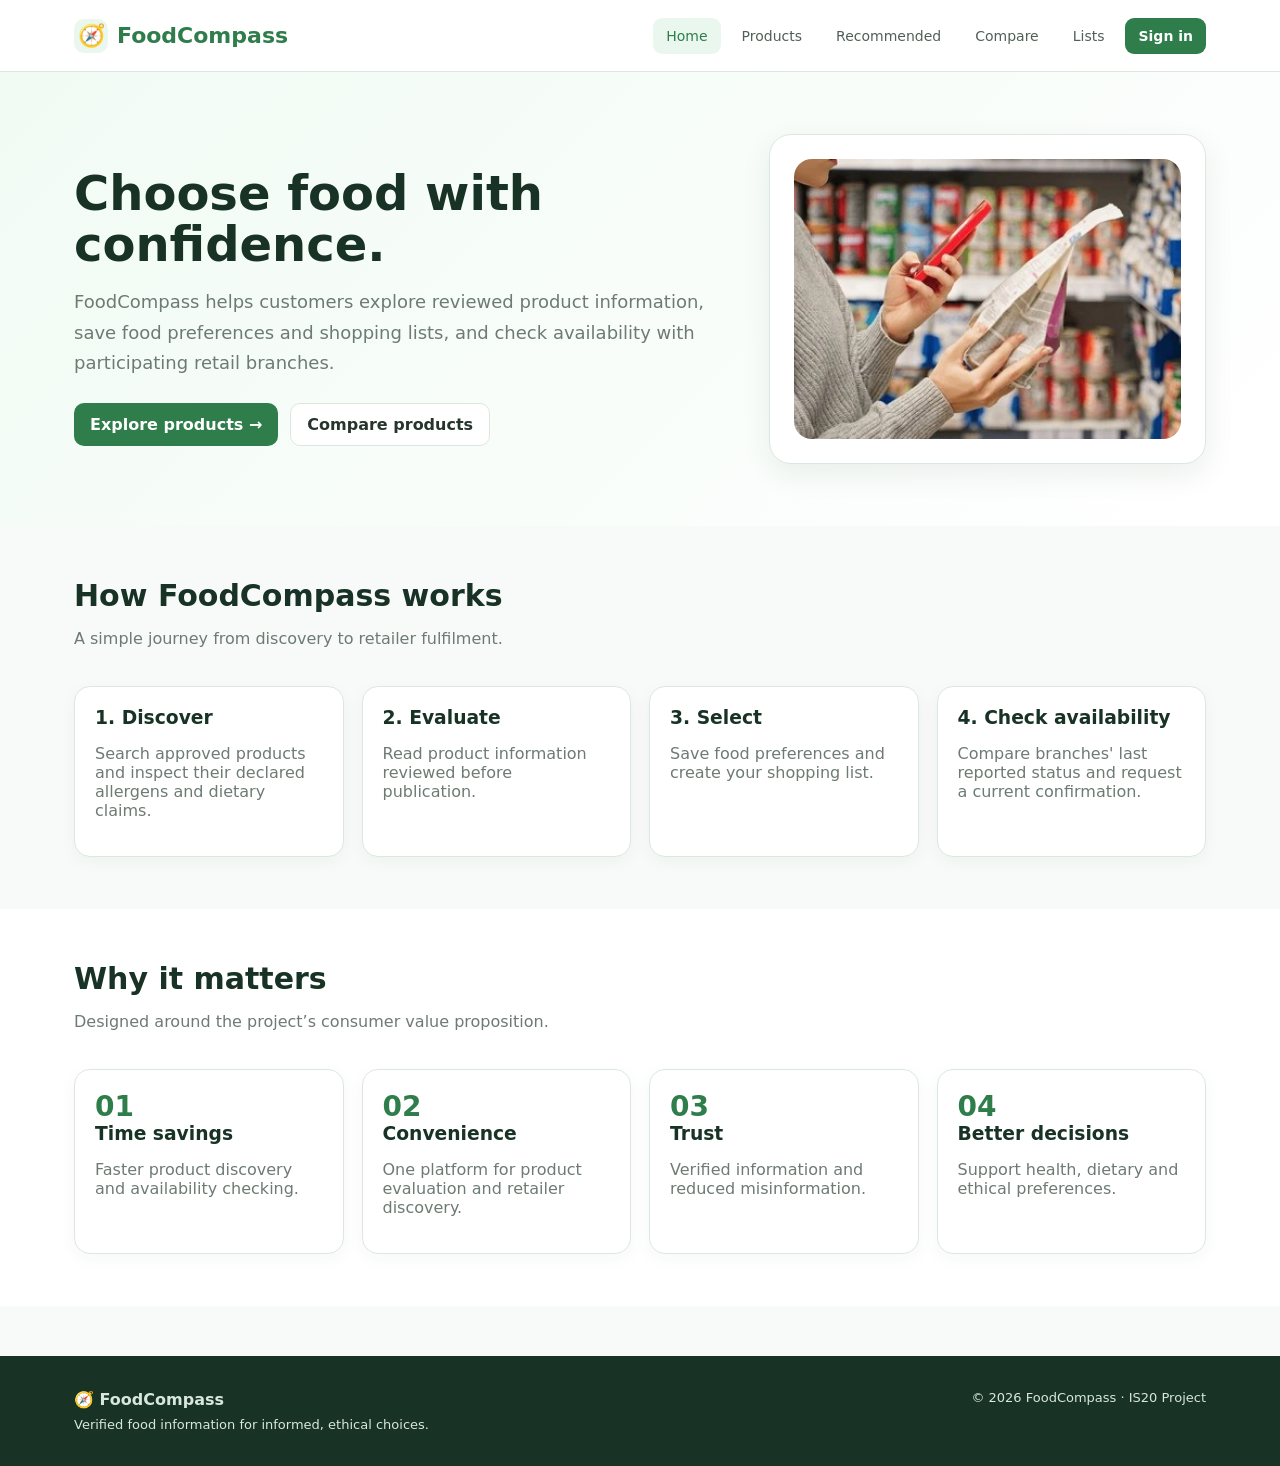
<file: index.html>
<!doctype html>
<html lang="en"><head><meta charset="utf-8"><meta name="viewport" content="width=device-width,initial-scale=1">
<title>Home | FoodCompass</title><style>
:root{
  --green:#2f7d4a; --green2:#3fa66a; --mint:#eaf7ef; --dark:#183225;
  --text:#26352d; --muted:#6d7b73; --white:#fff; --border:#dce8df;
  --shadow:0 10px 30px rgba(24,50,37,.08); --danger:#c94b4b; --warning:#b7791f;
}
*{box-sizing:border-box} body{margin:0;font-family:Inter,system-ui,-apple-system,BlinkMacSystemFont,"Segoe UI",sans-serif;background:#f7faf8;color:var(--text)}
a{text-decoration:none;color:inherit}.container{max-width:1180px;margin:auto;padding:0 24px}
.nav{height:72px;background:#fff;border-bottom:1px solid var(--border);display:flex;align-items:center;position:sticky;top:0;z-index:20}
.nav-inner{display:flex;align-items:center;justify-content:space-between;width:100%}
.logo{font-weight:800;font-size:22px;color:var(--green);display:flex;align-items:center;gap:9px}
.logo span{display:grid;place-items:center;width:34px;height:34px;border-radius:10px;background:var(--mint)}
.navlinks{display:flex;gap:8px;align-items:center}.navlinks a{padding:10px 13px;border-radius:9px;font-size:14px;color:#506057}.navlinks a:hover,.navlinks a.active{background:var(--mint);color:var(--green)}
.btn{border:0;border-radius:10px;padding:11px 16px;font-weight:700;cursor:pointer;display:inline-flex;align-items:center;justify-content:center;gap:8px}
.btn-primary{background:var(--green);color:#fff}.btn-secondary{background:#fff;border:1px solid var(--border);color:var(--text)}.btn-danger{background:#fff1f1;color:var(--danger)}
.hero{padding:62px 0;background:linear-gradient(135deg,#f1fbf4,#fff)}
.hero-grid{display:grid;grid-template-columns:1.2fr .8fr;gap:40px;align-items:center}
.badge{display:inline-flex;background:var(--mint);color:var(--green);padding:7px 11px;border-radius:999px;font-weight:700;font-size:12px}
h1{font-size:48px;line-height:1.05;margin:16px 0;color:var(--dark)}h2{font-size:30px;margin:0 0 10px;color:var(--dark)}h3{margin:0 0 8px;color:var(--dark)}
.lead{font-size:18px;line-height:1.7;color:var(--muted);max-width:680px}
.actions{display:flex;gap:12px;margin-top:24px;flex-wrap:wrap}
.hero-card{background:#fff;border:1px solid var(--border);border-radius:22px;padding:24px;box-shadow:var(--shadow)}
.hero-photo{display:block;width:100%;height:280px;object-fit:cover;border-radius:18px}
.section{padding:52px 0}.section-head{display:flex;justify-content:space-between;align-items:end;gap:20px;margin-bottom:22px}.muted{color:var(--muted)}
.grid{display:grid;gap:18px}.grid-3{grid-template-columns:repeat(3,1fr)}.grid-4{grid-template-columns:repeat(4,1fr)}.grid-2{grid-template-columns:repeat(2,1fr)}
.card{background:#fff;border:1px solid var(--border);border-radius:16px;padding:20px;box-shadow:0 5px 18px rgba(24,50,37,.04)}
.kpi{font-size:28px;font-weight:800;color:var(--green)}.tag{display:inline-block;padding:5px 9px;border-radius:999px;background:#eef5f0;color:#47705a;font-size:12px;font-weight:700;margin:3px}
.searchbar{display:flex;gap:10px;background:#fff;padding:12px;border:1px solid var(--border);border-radius:14px;box-shadow:var(--shadow)}
input,select{width:100%;border:1px solid var(--border);border-radius:9px;padding:12px;background:#fff;color:var(--text);outline:none}
.filters{display:flex;gap:10px;flex-wrap:wrap;margin:16px 0}.filters select{width:auto;min-width:150px}
.product-card{overflow:hidden;padding:0}.product-img{height:155px;background:linear-gradient(135deg,#eaf7ef,#d6efe0);display:grid;place-items:center;font-size:56px}.product-body{padding:18px}
.price{font-size:20px;font-weight:800;color:var(--green)}.rating{font-size:13px;color:#9a6b19}
.layout{display:grid;grid-template-columns:240px 1fr;gap:24px}.sidebar{background:#fff;border:1px solid var(--border);border-radius:16px;padding:16px;height:max-content}.sidebar a{display:block;padding:11px;border-radius:9px;color:#607067}.sidebar a:hover,.sidebar a.active{background:var(--mint);color:var(--green);font-weight:700}
.table{width:100%;border-collapse:collapse;background:#fff;border:1px solid var(--border);border-radius:14px;overflow:hidden}.table th,.table td{padding:14px;text-align:left;border-bottom:1px solid var(--border);font-size:14px}.table th{background:#f3f8f4;color:#506057}
.status{padding:5px 9px;border-radius:999px;font-size:12px;font-weight:700}.approved{background:#e8f7ed;color:#2f7d4a}.pending{background:#fff6df;color:#9a6b19}.rejected{background:#fff0f0;color:#b33c3c}
.footer{margin-top:50px;background:#183225;color:#d8e7dd;padding:34px 0}.footer-grid{display:flex;justify-content:space-between;gap:30px}.small{font-size:13px}
.auth{min-height:calc(100vh - 72px);display:grid;place-items:center;padding:40px}.auth-card{width:min(460px,100%);background:#fff;border:1px solid var(--border);border-radius:18px;padding:30px;box-shadow:var(--shadow)}.form-group{margin:14px 0}.form-group label{display:block;font-size:13px;font-weight:700;margin-bottom:7px}
.compare{display:grid;grid-template-columns:repeat(3,1fr);gap:14px}.compare .card{position:relative}.check{color:var(--green);font-weight:800}
.notice{padding:13px 15px;border-radius:10px;background:#eff8f2;border:1px solid #d7ebdd;margin-bottom:16px}
@media(max-width:850px){.hero-grid,.layout{grid-template-columns:1fr}.grid-3,.grid-4,.grid-2,.compare{grid-template-columns:1fr 1fr}.navlinks{display:none}h1{font-size:38px}}
@media(max-width:560px){.grid-3,.grid-4,.grid-2,.compare{grid-template-columns:1fr}.container{padding:0 16px}.section{padding:38px 0}}

.navlinks a.btn-primary {
    color: #fff;
}

.navlinks a.btn-primary:hover {
    background: var(--mint);
    color: var(--green);
}</style></head>
<body>
<header class="nav"><div class="container nav-inner">
<a class="logo" href="index.html"><span>🧭</span> FoodCompass</a>
<nav class="navlinks"><a class="active" href="index.html">Home</a><a class="" href="products.php">Products</a><a href="preferences.php">Recommended</a><a class="" href="compare.html">Compare</a><a class="" href="lists.php">Lists</a><a href="customer-account.php" class="btn btn-primary">Sign in</a></nav>
</div></header>

<main>
<section class="hero"><div class="container hero-grid">
<div>
<h1>Choose food with confidence.</h1>
<p class="lead">FoodCompass helps customers explore reviewed product information, save food preferences and shopping lists, and check availability with participating retail branches.</p>
<div class="actions"><a class="btn btn-primary" href="products.php">Explore products →</a><a class="btn btn-secondary" href="compare.html">Compare products</a></div></div>
<div class="hero-card"><img class="hero-photo" src="assets/homepage.jpg" alt="Customer checking a packaged food label while shopping"></div>
</div></section>
<section class="section"><div class="container"><div class="section-head"><div><h2>How FoodCompass works</h2><p class="muted">A simple journey from discovery to retailer fulfilment.</p></div></div>
<div class="grid grid-4">
<div class="card"><h3>1. Discover</h3><p class="muted">Search approved products and inspect their declared allergens and dietary claims.</p></div>
<div class="card"><h3>2. Evaluate</h3><p class="muted">Read product information reviewed before publication.</p></div>
<div class="card"><h3>3. Select</h3><p class="muted">Save food preferences and create your shopping list.</p></div>
<div class="card"><h3>4. Check availability</h3><p class="muted">Compare branches' last reported status and request a current confirmation.</p></div>
</div></div></section>
<section class="section" style="background:#fff"><div class="container"><div class="section-head"><div><h2>Why it matters</h2><p class="muted">Designed around the project’s consumer value proposition.</p></div></div>
<div class="grid grid-4">
<div class="card"><div class="kpi">01</div><h3>Time savings</h3><p class="muted">Faster product discovery and availability checking.</p></div>
<div class="card"><div class="kpi">02</div><h3>Convenience</h3><p class="muted">One platform for product evaluation and retailer discovery.</p></div>
<div class="card"><div class="kpi">03</div><h3>Trust</h3><p class="muted">Verified information and reduced misinformation.</p></div>
<div class="card"><div class="kpi">04</div><h3>Better decisions</h3><p class="muted">Support health, dietary and ethical preferences.</p></div>
</div></div></section>
</main>

<footer class="footer"><div class="container footer-grid"><div><strong>🧭 FoodCompass</strong><div class="small" style="margin-top:8px">Verified food information for informed, ethical choices.</div></div><div class="small">© 2026 FoodCompass · IS20 Project</div></div></footer>
<script>
document.querySelectorAll("[data-filter]").forEach(el=>el.addEventListener("input",()=>{
 const q=(document.querySelector("#search")?.value||"").toLowerCase();
 document.querySelectorAll(".product-card").forEach(c=>c.style.display=c.innerText.toLowerCase().includes(q)?"":"none");
}));
</script>
</body></html>
</file>
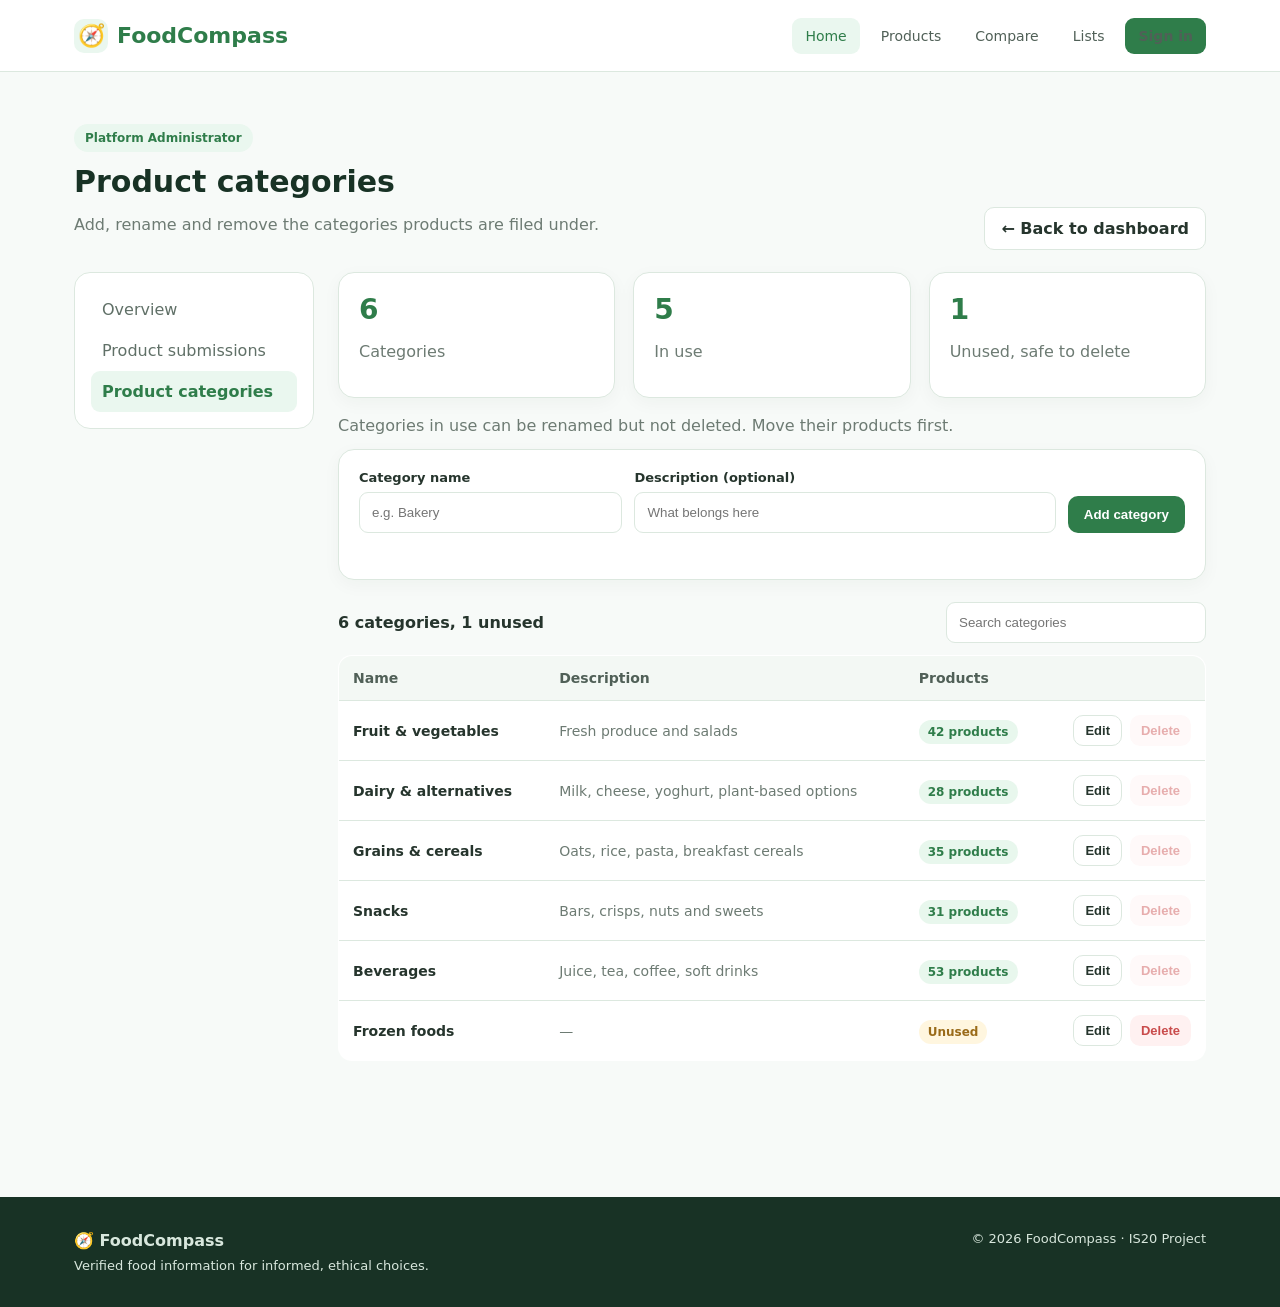
<file: admin-categories.html>
<!doctype html>
<html lang="en"><head><meta charset="utf-8"><meta name="viewport" content="width=device-width,initial-scale=1">
<title>Product Categories | FoodCompass Admin</title><style>
:root{
  --green:#2f7d4a; --green2:#3fa66a; --mint:#eaf7ef; --dark:#183225;
  --text:#26352d; --muted:#6d7b73; --white:#fff; --border:#dce8df;
  --shadow:0 10px 30px rgba(24,50,37,.08); --danger:#c94b4b; --warning:#b7791f;
}
*{box-sizing:border-box} body{margin:0;font-family:Inter,system-ui,-apple-system,BlinkMacSystemFont,"Segoe UI",sans-serif;background:#f7faf8;color:var(--text)}
a{text-decoration:none;color:inherit}.container{max-width:1180px;margin:auto;padding:0 24px}
.nav{height:72px;background:#fff;border-bottom:1px solid var(--border);display:flex;align-items:center;position:sticky;top:0;z-index:20}
.nav-inner{display:flex;align-items:center;justify-content:space-between;width:100%}
.logo{font-weight:800;font-size:22px;color:var(--green);display:flex;align-items:center;gap:9px}
.logo span{display:grid;place-items:center;width:34px;height:34px;border-radius:10px;background:var(--mint)}
.navlinks{display:flex;gap:8px;align-items:center}.navlinks a{padding:10px 13px;border-radius:9px;font-size:14px;color:#506057}.navlinks a:hover,.navlinks a.active{background:var(--mint);color:var(--green)}
.btn{border:0;border-radius:10px;padding:11px 16px;font-weight:700;cursor:pointer;display:inline-flex;align-items:center;justify-content:center;gap:8px}
.btn-primary{background:var(--green);color:#fff}.btn-secondary{background:#fff;border:1px solid var(--border);color:var(--text)}.btn-danger{background:#fff1f1;color:var(--danger)}
.hero{padding:62px 0;background:linear-gradient(135deg,#f1fbf4,#fff)}
.hero-grid{display:grid;grid-template-columns:1.2fr .8fr;gap:40px;align-items:center}
.badge{display:inline-flex;background:var(--mint);color:var(--green);padding:7px 11px;border-radius:999px;font-weight:700;font-size:12px}
h1{font-size:48px;line-height:1.05;margin:16px 0;color:var(--dark)}h2{font-size:30px;margin:0 0 10px;color:var(--dark)}h3{margin:0 0 8px;color:var(--dark)}
.lead{font-size:18px;line-height:1.7;color:var(--muted);max-width:680px}
.actions{display:flex;gap:12px;margin-top:24px;flex-wrap:wrap}
.hero-card{background:#fff;border:1px solid var(--border);border-radius:22px;padding:24px;box-shadow:var(--shadow)}
.compass{height:280px;border-radius:18px;background:radial-gradient(circle at center,#fff 0 18%,#dff3e6 19% 30%,#b9e3c8 31% 44%,#8dcc9e 45% 60%,#5eaf78 61%);display:grid;place-items:center;color:#fff;text-align:center;font-weight:800;font-size:26px}
.section{padding:52px 0}.section-head{display:flex;justify-content:space-between;align-items:end;gap:20px;margin-bottom:22px}.muted{color:var(--muted)}
.grid{display:grid;gap:18px}.grid-3{grid-template-columns:repeat(3,1fr)}.grid-4{grid-template-columns:repeat(4,1fr)}.grid-2{grid-template-columns:repeat(2,1fr)}
.card{background:#fff;border:1px solid var(--border);border-radius:16px;padding:20px;box-shadow:0 5px 18px rgba(24,50,37,.04)}
.icon{width:44px;height:44px;border-radius:12px;background:var(--mint);display:grid;place-items:center;font-size:20px;margin-bottom:13px}
.kpi{font-size:28px;font-weight:800;color:var(--green)}.tag{display:inline-block;padding:5px 9px;border-radius:999px;background:#eef5f0;color:#47705a;font-size:12px;font-weight:700;margin:3px}
.searchbar{display:flex;gap:10px;background:#fff;padding:12px;border:1px solid var(--border);border-radius:14px;box-shadow:var(--shadow)}
input,select{width:100%;border:1px solid var(--border);border-radius:9px;padding:12px;background:#fff;color:var(--text);outline:none}
.filters{display:flex;gap:10px;flex-wrap:wrap;margin:16px 0}.filters select{width:auto;min-width:150px}
.product-card{overflow:hidden;padding:0}.product-img{height:155px;background:linear-gradient(135deg,#eaf7ef,#d6efe0);display:grid;place-items:center;font-size:56px}.product-body{padding:18px}
.price{font-size:20px;font-weight:800;color:var(--green)}.rating{font-size:13px;color:#9a6b19}
.layout{display:grid;grid-template-columns:240px 1fr;gap:24px}.sidebar{background:#fff;border:1px solid var(--border);border-radius:16px;padding:16px;height:max-content}.sidebar a{display:block;padding:11px;border-radius:9px;color:#607067}.sidebar a:hover,.sidebar a.active{background:var(--mint);color:var(--green);font-weight:700}
.table{width:100%;border-collapse:collapse;background:#fff;border:1px solid var(--border);border-radius:14px;overflow:hidden}.table th,.table td{padding:14px;text-align:left;border-bottom:1px solid var(--border);font-size:14px}.table th{background:#f3f8f4;color:#506057}
.status{padding:5px 9px;border-radius:999px;font-size:12px;font-weight:700}.approved{background:#e8f7ed;color:#2f7d4a}.pending{background:#fff6df;color:#9a6b19}.rejected{background:#fff0f0;color:#b33c3c}
.footer{margin-top:50px;background:#183225;color:#d8e7dd;padding:34px 0}.footer-grid{display:flex;justify-content:space-between;gap:30px}.small{font-size:13px}
.auth{min-height:calc(100vh - 72px);display:grid;place-items:center;padding:40px}.auth-card{width:min(460px,100%);background:#fff;border:1px solid var(--border);border-radius:18px;padding:30px;box-shadow:var(--shadow)}.form-group{margin:14px 0}.form-group label{display:block;font-size:13px;font-weight:700;margin-bottom:7px}
.compare{display:grid;grid-template-columns:repeat(3,1fr);gap:14px}.compare .card{position:relative}.check{color:var(--green);font-weight:800}
.notice{padding:13px 15px;border-radius:10px;background:#eff8f2;border:1px solid #d7ebdd;margin-bottom:16px}
@media(max-width:850px){.hero-grid,.layout{grid-template-columns:1fr}.grid-3,.grid-4,.grid-2,.compare{grid-template-columns:1fr 1fr}.navlinks{display:none}h1{font-size:38px}}
@media(max-width:560px){.grid-3,.grid-4,.grid-2,.compare{grid-template-columns:1fr}.container{padding:0 16px}.section{padding:38px 0}}

/* Admin: layout + category management */
.sidebar{position:sticky;top:92px}
.admin-sec{scroll-margin-top:92px;margin-bottom:34px}
.btn-sm{padding:7px 11px;font-size:13px}.btn:disabled{opacity:.45;cursor:not-allowed}
.cat-form{display:grid;grid-template-columns:1fr 1.6fr auto;gap:12px;align-items:end}
.cat-form label,.dlg label{display:block;font-size:13px;font-weight:700;margin-bottom:7px}
.field-err{color:var(--danger);font-size:13px;min-height:18px;margin:8px 0 0}
.bar{display:flex;justify-content:space-between;align-items:center;gap:12px;margin:22px 0 12px;flex-wrap:wrap}.bar input{width:260px;max-width:100%}
.table-wrap{overflow-x:auto}.table-wrap .table{min-width:620px}
.cat-acts{display:flex;gap:8px;justify-content:flex-end}
.empty{padding:30px;text-align:center;color:var(--muted)}
.unused{background:#fff6df;color:#9a6b19}
dialog{border:1px solid var(--border);border-radius:18px;padding:26px;width:min(440px,calc(100% - 32px));box-shadow:var(--shadow);color:var(--text)}
dialog::backdrop{background:rgba(24,50,37,.45)}
dialog textarea{width:100%;border:1px solid var(--border);border-radius:9px;padding:12px;font:inherit;resize:vertical}
.dlg-btns{display:flex;justify-content:flex-end;gap:10px;margin-top:18px}
.toast{position:fixed;left:50%;bottom:24px;transform:translateX(-50%);background:var(--dark);color:#fff;padding:11px 18px;border-radius:10px;font-size:14px;opacity:0;pointer-events:none;transition:opacity .2s;z-index:50}.toast.on{opacity:1}
input:focus,textarea:focus,select:focus,.btn:focus-visible{outline:2px solid var(--green2);outline-offset:1px}
@media(max-width:850px){.sidebar{position:static;display:flex;gap:6px;overflow-x:auto}.sidebar a{white-space:nowrap}.cat-form{grid-template-columns:1fr}}
</style></head>
<body>
<header class="nav"><div class="container nav-inner">
<a class="logo" href="index.html"><span>🧭</span> FoodCompass</a>
<nav class="navlinks"><a class="active" href="index.html">Home</a><a class="" href="products.html">Products</a><a class="" href="compare.html">Compare</a><a class="" href="lists.html">Lists</a><a href="login.html" class="btn btn-primary">Sign in</a></nav>
</div></header>

<main class="section"><div class="container">
<div class="section-head"><div><span class="badge">Platform Administrator</span><h2 style="margin-top:12px">Product categories</h2><p class="muted">Add, rename and remove the categories products are filed under.</p></div><a class="btn btn-secondary" href="admin.html">← Back to dashboard</a></div>
<div class="layout">
<aside class="sidebar"><a href="admin.html#overview">Overview</a><a href="admin.html#submissions">Product submissions</a><a class="active" href="admin-categories.html">Product categories</a></aside>
<div>
<section id="categories" class="admin-sec">
<div class="grid grid-3" style="margin-bottom:18px"><div class="card"><div class="kpi" id="kpiCats">0</div><p class="muted">Categories</p></div><div class="card"><div class="kpi" id="kpiUsed">0</div><p class="muted">In use</p></div><div class="card"><div class="kpi" id="kpiUnused">0</div><p class="muted">Unused, safe to delete</p></div></div>
<p class="muted" style="margin:0 0 14px">Categories in use can be renamed but not deleted. Move their products first.</p>
<form class="card" id="addForm" novalidate>
<div class="cat-form">
<div><label for="aName">Category name</label><input id="aName" maxlength="40" placeholder="e.g. Bakery" autocomplete="off"></div>
<div><label for="aDesc">Description (optional)</label><input id="aDesc" maxlength="120" placeholder="What belongs here" autocomplete="off"></div>
<button class="btn btn-primary" type="submit">Add category</button></div>
<p class="field-err" id="aErr" role="alert"></p></form>
<div class="bar"><strong id="catCount"></strong><input id="q" type="search" placeholder="Search categories" aria-label="Search categories"></div>
<div class="table-wrap"><table class="table"><thead><tr><th>Name</th><th>Description</th><th>Products</th><th></th></tr></thead><tbody id="rows"></tbody></table></div>
<div class="empty" id="empty" hidden></div>
</section>
</div></div>
</div></main>

<dialog id="editDlg" class="dlg"><form id="editForm" novalidate>
<h3>Edit category</h3>
<div class="form-group"><label for="eName">Category name</label><input id="eName" maxlength="40" autocomplete="off"></div>
<div class="form-group"><label for="eDesc">Description</label><textarea id="eDesc" rows="3" maxlength="120"></textarea></div>
<p class="field-err" id="eErr" role="alert"></p>
<div class="dlg-btns"><button type="button" class="btn btn-secondary" id="eCancel">Cancel</button><button class="btn btn-primary" type="submit">Save changes</button></div>
</form></dialog>
<dialog id="delDlg" class="dlg"><h3>Delete category?</h3><p class="muted" id="delMsg"></p>
<div class="dlg-btns"><button class="btn btn-secondary" id="dCancel">Cancel</button><button class="btn btn-primary" id="dOk" style="background:var(--danger)">Delete category</button></div></dialog>
<div class="toast" id="toast" role="status"></div>

<footer class="footer"><div class="container footer-grid"><div><strong>🧭 FoodCompass</strong><div class="small" style="margin-top:8px">Verified food information for informed, ethical choices.</div></div><div class="small">© 2026 FoodCompass · IS20 Project</div></div></footer>
<script>
var cats=[
{id:1,name:"Fruit & vegetables",desc:"Fresh produce and salads",count:42},
{id:2,name:"Dairy & alternatives",desc:"Milk, cheese, yoghurt, plant-based options",count:28},
{id:3,name:"Grains & cereals",desc:"Oats, rice, pasta, breakfast cereals",count:35},
{id:4,name:"Snacks",desc:"Bars, crisps, nuts and sweets",count:31},
{id:5,name:"Beverages",desc:"Juice, tea, coffee, soft drinks",count:53},
{id:6,name:"Frozen foods",desc:"",count:0}
],nextId=7,editId=null,delId=null;
var $=function(i){return document.getElementById(i)};
function esc(t){return String(t).replace(/[&<>"']/g,function(c){return{"&":"&amp;","<":"&lt;",">":"&gt;",'"':"&quot;","'":"&#39;"}[c]})}
function toast(m){var t=$("toast");t.textContent=m;t.classList.add("on");clearTimeout(toast.h);toast.h=setTimeout(function(){t.classList.remove("on")},2200)}
function nameError(n,ignore){n=n.trim();if(!n)return"Enter a category name.";
 return cats.some(function(c){return c.id!==ignore&&c.name.toLowerCase()===n.toLowerCase()})?"A category named \u201c"+n+"\u201d already exists.":""}
function render(){
 var q=$("q").value.trim().toLowerCase();
 var list=cats.filter(function(c){return!q||(c.name+" "+c.desc).toLowerCase().indexOf(q)>-1});
 $("kpiCats").textContent=cats.length;$("kpiUsed").textContent=cats.length-cats.filter(function(c){return!c.count}).length;$("kpiUnused").textContent=cats.filter(function(c){return!c.count}).length;
 var unused=cats.filter(function(c){return!c.count}).length;
 $("catCount").textContent=cats.length+" categories, "+unused+" unused";
 $("rows").innerHTML=list.map(function(c){var u=c.count>0;
  return'<tr><td><strong>'+esc(c.name)+'</strong></td><td class="muted">'+(esc(c.desc)||"\u2014")+'</td>'+
  '<td><span class="status '+(u?"approved":"unused")+'">'+(u?c.count+" products":"Unused")+'</span></td>'+
  '<td><div class="cat-acts"><button class="btn btn-secondary btn-sm" data-edit="'+c.id+'">Edit</button>'+
  '<button class="btn btn-danger btn-sm" data-del="'+c.id+'"'+(u?' disabled title="In use by '+c.count+' products. Move them to another category first."':'')+'>Delete</button></div></td></tr>'}).join("");
 var e=$("empty");e.hidden=list.length>0;
 if(!list.length)e.textContent=cats.length?"No categories match \u201c"+$("q").value+"\u201d.":"No categories yet. Add the first one above.";
}
$("addForm").addEventListener("submit",function(ev){ev.preventDefault();
 var err=nameError($("aName").value,null);$("aErr").textContent=err;if(err)return;
 cats.push({id:nextId++,name:$("aName").value.trim(),desc:$("aDesc").value.trim(),count:0});
 $("aName").value="";$("aDesc").value="";render();toast("Category added")});
$("q").addEventListener("input",render);
$("rows").addEventListener("click",function(ev){var b=ev.target.closest("button");if(!b||b.disabled)return;
 if(b.dataset.edit){var c=cats.filter(function(x){return x.id==b.dataset.edit})[0];editId=c.id;
  $("eName").value=c.name;$("eDesc").value=c.desc;$("eErr").textContent="";$("editDlg").showModal();$("eName").focus()}
 else if(b.dataset.del){var d=cats.filter(function(x){return x.id==b.dataset.del})[0];delId=d.id;
  $("delMsg").textContent="\u201c"+d.name+"\u201d has no products and will be removed for good.";$("delDlg").showModal()}});
$("editForm").addEventListener("submit",function(ev){ev.preventDefault();
 var err=nameError($("eName").value,editId);$("eErr").textContent=err;if(err)return;
 var c=cats.filter(function(x){return x.id===editId})[0];c.name=$("eName").value.trim();c.desc=$("eDesc").value.trim();
 $("editDlg").close();render();toast("Changes saved")});
$("eCancel").onclick=function(){$("editDlg").close()};
$("dCancel").onclick=function(){$("delDlg").close()};
$("dOk").onclick=function(){cats=cats.filter(function(x){return x.id!==delId||x.count>0});$("delDlg").close();render();toast("Category deleted")};
render();
</script>
</body></html>
</file>
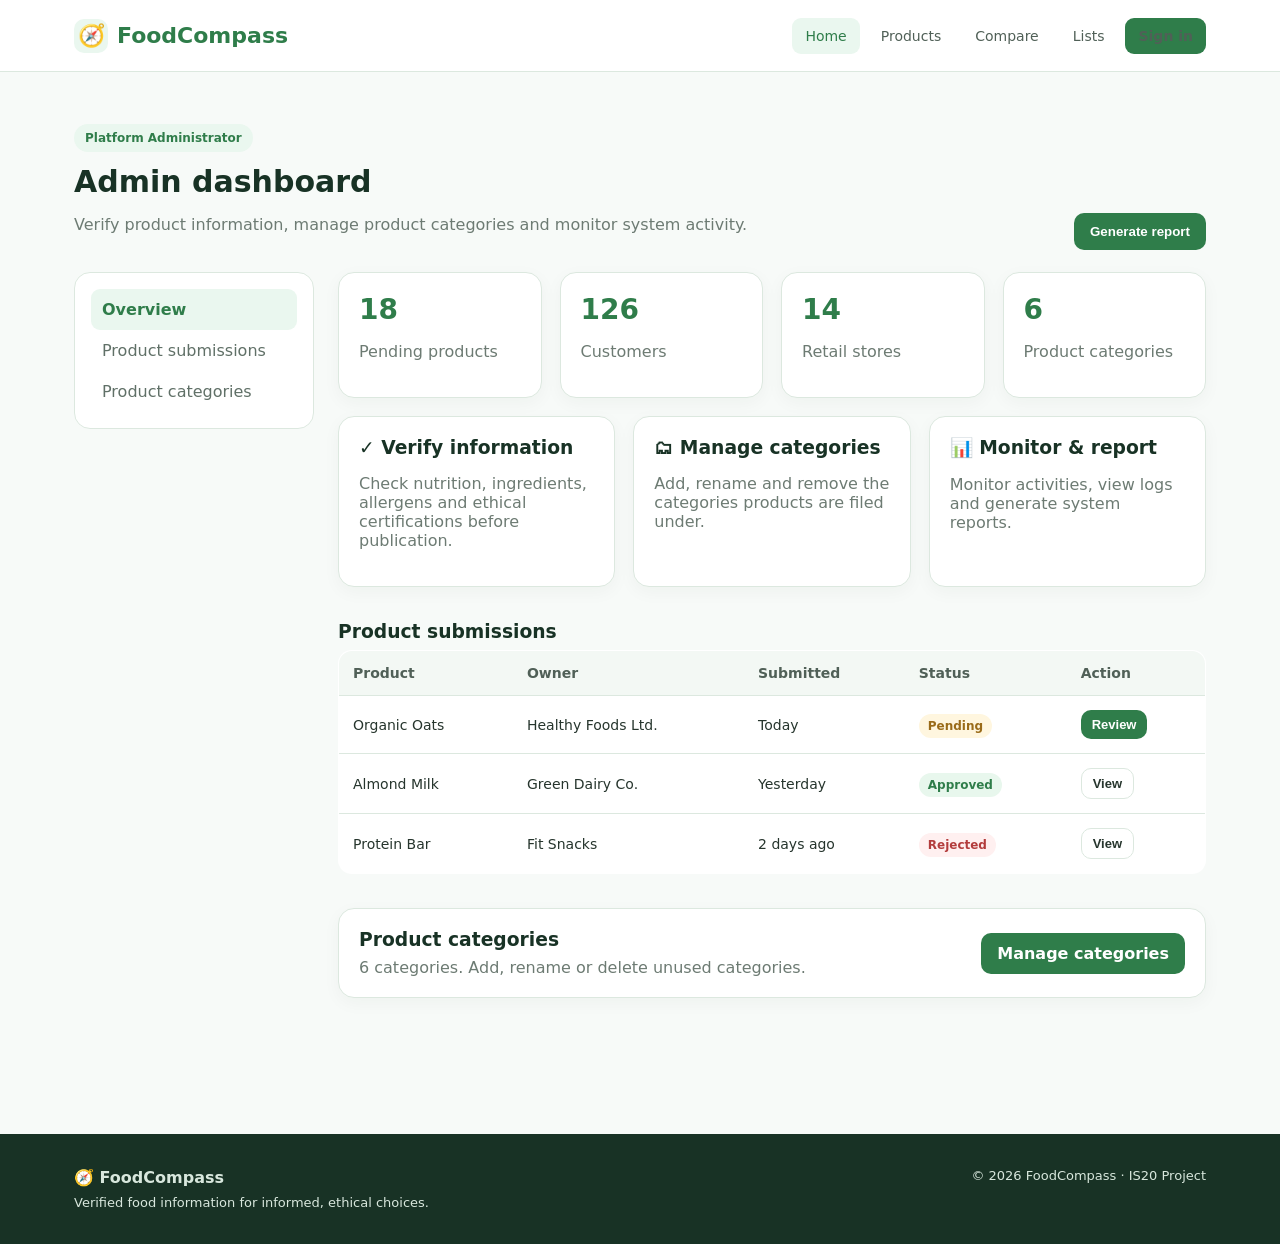
<file: admin.html>
<!doctype html>
<html lang="en"><head><meta charset="utf-8"><meta name="viewport" content="width=device-width,initial-scale=1">
<title>Admin Dashboard | FoodCompass</title><style>
:root{
  --green:#2f7d4a; --green2:#3fa66a; --mint:#eaf7ef; --dark:#183225;
  --text:#26352d; --muted:#6d7b73; --white:#fff; --border:#dce8df;
  --shadow:0 10px 30px rgba(24,50,37,.08); --danger:#c94b4b; --warning:#b7791f;
}
*{box-sizing:border-box} body{margin:0;font-family:Inter,system-ui,-apple-system,BlinkMacSystemFont,"Segoe UI",sans-serif;background:#f7faf8;color:var(--text)}
a{text-decoration:none;color:inherit}.container{max-width:1180px;margin:auto;padding:0 24px}
.nav{height:72px;background:#fff;border-bottom:1px solid var(--border);display:flex;align-items:center;position:sticky;top:0;z-index:20}
.nav-inner{display:flex;align-items:center;justify-content:space-between;width:100%}
.logo{font-weight:800;font-size:22px;color:var(--green);display:flex;align-items:center;gap:9px}
.logo span{display:grid;place-items:center;width:34px;height:34px;border-radius:10px;background:var(--mint)}
.navlinks{display:flex;gap:8px;align-items:center}.navlinks a{padding:10px 13px;border-radius:9px;font-size:14px;color:#506057}.navlinks a:hover,.navlinks a.active{background:var(--mint);color:var(--green)}
.btn{border:0;border-radius:10px;padding:11px 16px;font-weight:700;cursor:pointer;display:inline-flex;align-items:center;justify-content:center;gap:8px}
.btn-primary{background:var(--green);color:#fff}.btn-secondary{background:#fff;border:1px solid var(--border);color:var(--text)}.btn-danger{background:#fff1f1;color:var(--danger)}
.hero{padding:62px 0;background:linear-gradient(135deg,#f1fbf4,#fff)}
.hero-grid{display:grid;grid-template-columns:1.2fr .8fr;gap:40px;align-items:center}
.badge{display:inline-flex;background:var(--mint);color:var(--green);padding:7px 11px;border-radius:999px;font-weight:700;font-size:12px}
h1{font-size:48px;line-height:1.05;margin:16px 0;color:var(--dark)}h2{font-size:30px;margin:0 0 10px;color:var(--dark)}h3{margin:0 0 8px;color:var(--dark)}
.lead{font-size:18px;line-height:1.7;color:var(--muted);max-width:680px}
.actions{display:flex;gap:12px;margin-top:24px;flex-wrap:wrap}
.hero-card{background:#fff;border:1px solid var(--border);border-radius:22px;padding:24px;box-shadow:var(--shadow)}
.compass{height:280px;border-radius:18px;background:radial-gradient(circle at center,#fff 0 18%,#dff3e6 19% 30%,#b9e3c8 31% 44%,#8dcc9e 45% 60%,#5eaf78 61%);display:grid;place-items:center;color:#fff;text-align:center;font-weight:800;font-size:26px}
.section{padding:52px 0}.section-head{display:flex;justify-content:space-between;align-items:end;gap:20px;margin-bottom:22px}.muted{color:var(--muted)}
.grid{display:grid;gap:18px}.grid-3{grid-template-columns:repeat(3,1fr)}.grid-4{grid-template-columns:repeat(4,1fr)}.grid-2{grid-template-columns:repeat(2,1fr)}
.card{background:#fff;border:1px solid var(--border);border-radius:16px;padding:20px;box-shadow:0 5px 18px rgba(24,50,37,.04)}
.icon{width:44px;height:44px;border-radius:12px;background:var(--mint);display:grid;place-items:center;font-size:20px;margin-bottom:13px}
.kpi{font-size:28px;font-weight:800;color:var(--green)}.tag{display:inline-block;padding:5px 9px;border-radius:999px;background:#eef5f0;color:#47705a;font-size:12px;font-weight:700;margin:3px}
.searchbar{display:flex;gap:10px;background:#fff;padding:12px;border:1px solid var(--border);border-radius:14px;box-shadow:var(--shadow)}
input,select{width:100%;border:1px solid var(--border);border-radius:9px;padding:12px;background:#fff;color:var(--text);outline:none}
.filters{display:flex;gap:10px;flex-wrap:wrap;margin:16px 0}.filters select{width:auto;min-width:150px}
.product-card{overflow:hidden;padding:0}.product-img{height:155px;background:linear-gradient(135deg,#eaf7ef,#d6efe0);display:grid;place-items:center;font-size:56px}.product-body{padding:18px}
.price{font-size:20px;font-weight:800;color:var(--green)}.rating{font-size:13px;color:#9a6b19}
.layout{display:grid;grid-template-columns:240px 1fr;gap:24px}.sidebar{background:#fff;border:1px solid var(--border);border-radius:16px;padding:16px;height:max-content}.sidebar a{display:block;padding:11px;border-radius:9px;color:#607067}.sidebar a:hover,.sidebar a.active{background:var(--mint);color:var(--green);font-weight:700}
.table{width:100%;border-collapse:collapse;background:#fff;border:1px solid var(--border);border-radius:14px;overflow:hidden}.table th,.table td{padding:14px;text-align:left;border-bottom:1px solid var(--border);font-size:14px}.table th{background:#f3f8f4;color:#506057}
.status{padding:5px 9px;border-radius:999px;font-size:12px;font-weight:700}.approved{background:#e8f7ed;color:#2f7d4a}.pending{background:#fff6df;color:#9a6b19}.rejected{background:#fff0f0;color:#b33c3c}
.footer{margin-top:50px;background:#183225;color:#d8e7dd;padding:34px 0}.footer-grid{display:flex;justify-content:space-between;gap:30px}.small{font-size:13px}
.auth{min-height:calc(100vh - 72px);display:grid;place-items:center;padding:40px}.auth-card{width:min(460px,100%);background:#fff;border:1px solid var(--border);border-radius:18px;padding:30px;box-shadow:var(--shadow)}.form-group{margin:14px 0}.form-group label{display:block;font-size:13px;font-weight:700;margin-bottom:7px}
.compare{display:grid;grid-template-columns:repeat(3,1fr);gap:14px}.compare .card{position:relative}.check{color:var(--green);font-weight:800}
.notice{padding:13px 15px;border-radius:10px;background:#eff8f2;border:1px solid #d7ebdd;margin-bottom:16px}
@media(max-width:850px){.hero-grid,.layout{grid-template-columns:1fr}.grid-3,.grid-4,.grid-2,.compare{grid-template-columns:1fr 1fr}.navlinks{display:none}h1{font-size:38px}}
@media(max-width:560px){.grid-3,.grid-4,.grid-2,.compare{grid-template-columns:1fr}.container{padding:0 16px}.section{padding:38px 0}}

/* Admin: layout + category management */
.sidebar{position:sticky;top:92px}
.admin-sec{scroll-margin-top:92px;margin-bottom:34px}
.btn-sm{padding:7px 11px;font-size:13px}.btn:disabled{opacity:.45;cursor:not-allowed}
.cat-form{display:grid;grid-template-columns:1fr 1.6fr auto;gap:12px;align-items:end}
.cat-form label,.dlg label{display:block;font-size:13px;font-weight:700;margin-bottom:7px}
.field-err{color:var(--danger);font-size:13px;min-height:18px;margin:8px 0 0}
.bar{display:flex;justify-content:space-between;align-items:center;gap:12px;margin:22px 0 12px;flex-wrap:wrap}.bar input{width:260px;max-width:100%}
.table-wrap{overflow-x:auto}.table-wrap .table{min-width:620px}
.cat-acts{display:flex;gap:8px;justify-content:flex-end}
.empty{padding:30px;text-align:center;color:var(--muted)}
.unused{background:#fff6df;color:#9a6b19}
dialog{border:1px solid var(--border);border-radius:18px;padding:26px;width:min(440px,calc(100% - 32px));box-shadow:var(--shadow);color:var(--text)}
dialog::backdrop{background:rgba(24,50,37,.45)}
dialog textarea{width:100%;border:1px solid var(--border);border-radius:9px;padding:12px;font:inherit;resize:vertical}
.dlg-btns{display:flex;justify-content:flex-end;gap:10px;margin-top:18px}
.toast{position:fixed;left:50%;bottom:24px;transform:translateX(-50%);background:var(--dark);color:#fff;padding:11px 18px;border-radius:10px;font-size:14px;opacity:0;pointer-events:none;transition:opacity .2s;z-index:50}.toast.on{opacity:1}
input:focus,textarea:focus,select:focus,.btn:focus-visible{outline:2px solid var(--green2);outline-offset:1px}
@media(max-width:850px){.sidebar{position:static;display:flex;gap:6px;overflow-x:auto}.sidebar a{white-space:nowrap}.cat-form{grid-template-columns:1fr}}
</style></head>
<body>
<header class="nav"><div class="container nav-inner">
<a class="logo" href="index.html"><span>🧭</span> FoodCompass</a>
<nav class="navlinks"><a class="active" href="index.html">Home</a><a class="" href="products.php">Products</a><a class="" href="compare.html">Compare</a><a class="" href="lists.html">Lists</a><a href="login.html" class="btn btn-primary">Sign in</a></nav>
</div></header>

<main class="section"><div class="container">
<div class="section-head"><div><span class="badge">Platform Administrator</span><h2 style="margin-top:12px">Admin dashboard</h2><p class="muted">Verify product information, manage product categories and monitor system activity.</p></div><button class="btn btn-primary">Generate report</button></div>
<div class="layout">
<aside class="sidebar"><a class="active" href="#overview">Overview</a><a href="#submissions">Product submissions</a><a href="admin-categories.html">Product categories</a></aside>
<div>
<section id="overview" class="admin-sec">
<div class="grid grid-4"><div class="card"><div class="kpi">18</div><p class="muted">Pending products</p></div><div class="card"><div class="kpi">126</div><p class="muted">Customers</p></div><div class="card"><div class="kpi">14</div><p class="muted">Retail stores</p></div><div class="card"><div class="kpi" id="kpiCats">0</div><p class="muted">Product categories</p></div></div>
<div class="grid grid-3" style="margin-top:18px"><div class="card"><h3>✓ Verify information</h3><p class="muted">Check nutrition, ingredients, allergens and ethical certifications before publication.</p></div><a class="card" href="admin-categories.html"><h3>🗂 Manage categories</h3><p class="muted">Add, rename and remove the categories products are filed under.</p></a><div class="card"><h3>📊 Monitor &amp; report</h3><p class="muted">Monitor activities, view logs and generate system reports.</p></div></div>
</section>

<section id="submissions" class="admin-sec"><h3>Product submissions</h3><div class="table-wrap"><table class="table"><tr><th>Product</th><th>Owner</th><th>Submitted</th><th>Status</th><th>Action</th></tr>
<tr><td>Organic Oats</td><td>Healthy Foods Ltd.</td><td>Today</td><td><span class="status pending">Pending</span></td><td><button class="btn btn-primary btn-sm">Review</button></td></tr>
<tr><td>Almond Milk</td><td>Green Dairy Co.</td><td>Yesterday</td><td><span class="status approved">Approved</span></td><td><button class="btn btn-secondary btn-sm">View</button></td></tr>
<tr><td>Protein Bar</td><td>Fit Snacks</td><td>2 days ago</td><td><span class="status rejected">Rejected</span></td><td><button class="btn btn-secondary btn-sm">View</button></td></tr></table></div></section>

<section id="categories" class="admin-sec"><div class="card" style="display:flex;justify-content:space-between;align-items:center;gap:16px;flex-wrap:wrap"><div><h3>Product categories</h3><p class="muted" style="margin:0"><span id="catCount">Loading…</span> Add, rename or delete unused categories.</p></div><a class="btn btn-primary" href="admin-categories.html">Manage categories</a></div></section>
</div></div>
</div></main>

<footer class="footer"><div class="container footer-grid"><div><strong>🧭 FoodCompass</strong><div class="small" style="margin-top:8px">Verified food information for informed, ethical choices.</div></div><div class="small">© 2026 FoodCompass · IS20 Project</div></div></footer>
<script>document.getElementById("kpiCats").textContent="6";document.getElementById("catCount").textContent="6 categories.";</script>
</body></html>
</file>
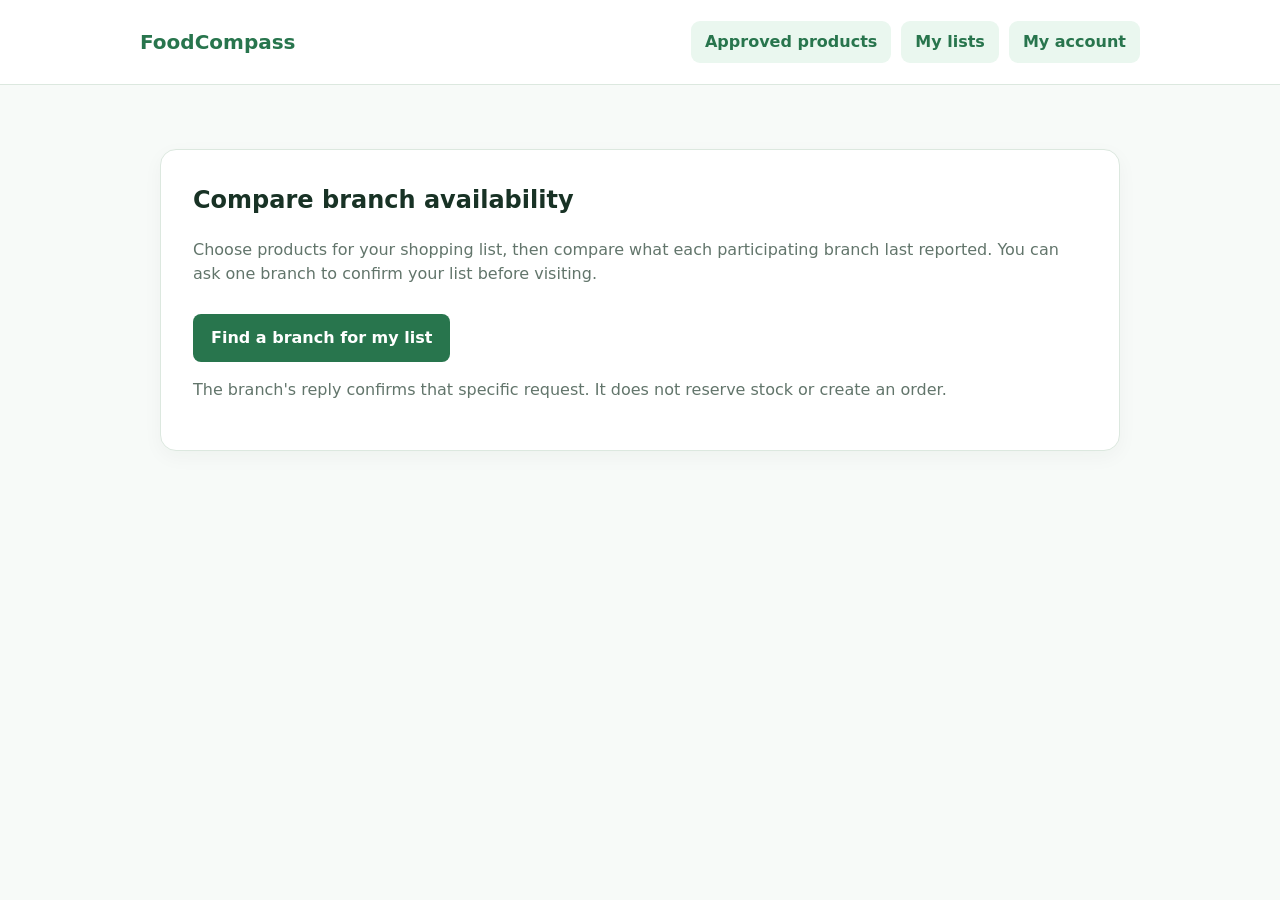
<file: compare.html>
<!doctype html>
<html lang="en"><head><meta charset="utf-8"><meta name="viewport" content="width=device-width,initial-scale=1">
<title>Compare branch availability | FoodCompass</title><style>
*{box-sizing:border-box}body{margin:0;background:#f7faf8;color:#26352d;font:16px/1.5 system-ui,Arial,sans-serif}
header{background:#fff;border-bottom:1px solid #dce8df;padding:18px max(20px,calc((100vw - 1000px)/2))}header a{color:#2f7d4a;font-weight:700;margin-right:22px}
main{max-width:1000px;margin:64px auto;padding:0 20px}.card{background:#fff;border:1px solid #dce8df;border-radius:16px;padding:32px;box-shadow:0 6px 20px #1832250a}
h1{color:#183225;margin-top:0}.muted{color:#62756b}.button{display:inline-block;background:#28754d;color:#fff;padding:12px 18px;border-radius:8px;text-decoration:none;font-weight:700;margin-top:12px}
</style><link rel="stylesheet" href="assets/customer-nav.css"></head><body><header><a href="index.html">FoodCompass</a><a href="products.php">Approved products</a><a href="lists.php">My lists</a><a href="customer-account.php">My account</a></header>
<main><section class="card"><h1>Compare branch availability</h1><p class="muted">Choose products for your shopping list, then compare what each participating branch last reported. You can ask one branch to confirm your list before visiting.</p>
<a class="button" href="branch-search.php">Find a branch for my list</a><p class="muted">The branch's reply confirms that specific request. It does not reserve stock or create an order.</p></section></main></body></html>
</file>
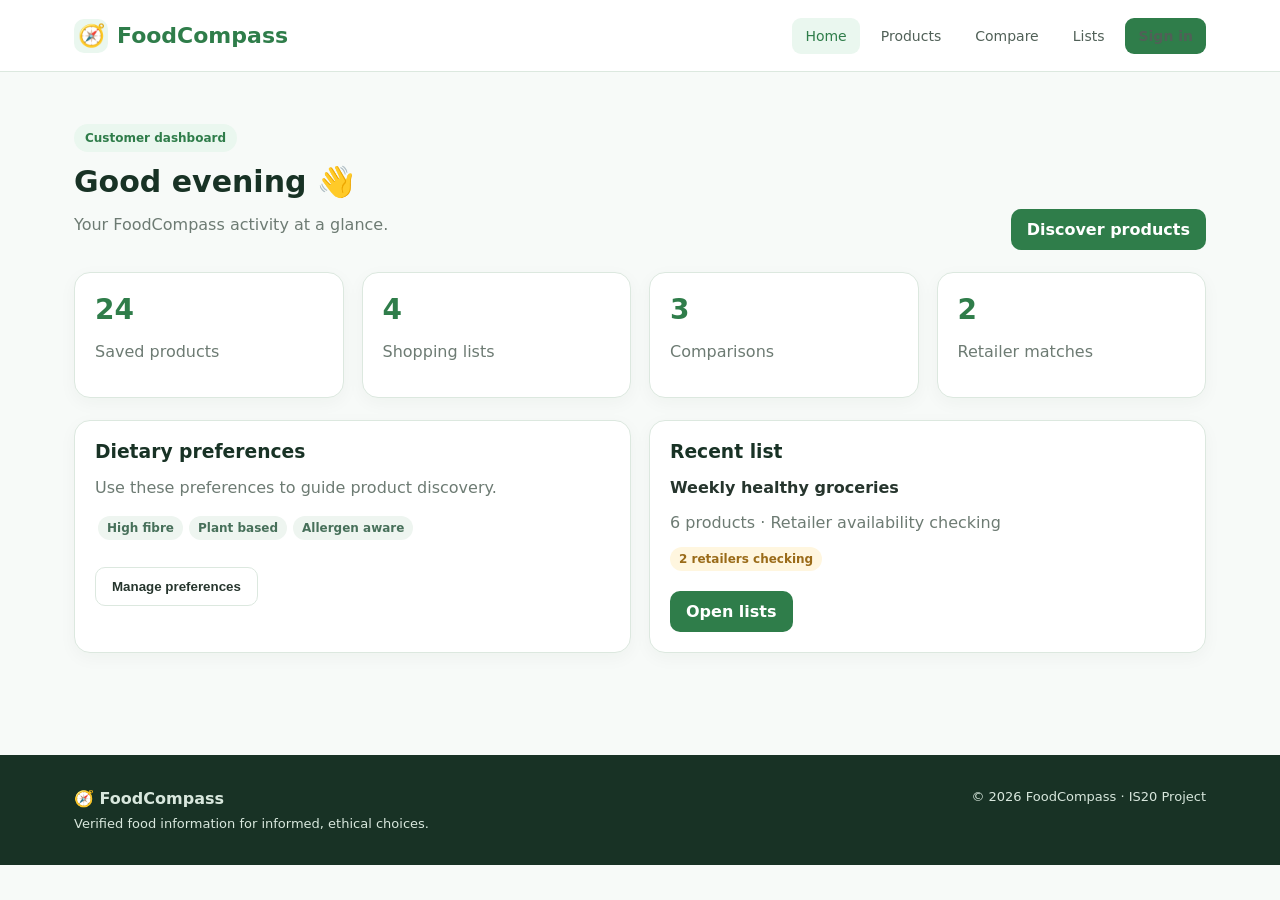
<file: dashboard.html>
<!doctype html>
<html lang="en"><head><meta charset="utf-8"><meta name="viewport" content="width=device-width,initial-scale=1">
<title>Dashboard | FoodCompass</title><style>
:root{
  --green:#2f7d4a; --green2:#3fa66a; --mint:#eaf7ef; --dark:#183225;
  --text:#26352d; --muted:#6d7b73; --white:#fff; --border:#dce8df;
  --shadow:0 10px 30px rgba(24,50,37,.08); --danger:#c94b4b; --warning:#b7791f;
}
*{box-sizing:border-box} body{margin:0;font-family:Inter,system-ui,-apple-system,BlinkMacSystemFont,"Segoe UI",sans-serif;background:#f7faf8;color:var(--text)}
a{text-decoration:none;color:inherit}.container{max-width:1180px;margin:auto;padding:0 24px}
.nav{height:72px;background:#fff;border-bottom:1px solid var(--border);display:flex;align-items:center;position:sticky;top:0;z-index:20}
.nav-inner{display:flex;align-items:center;justify-content:space-between;width:100%}
.logo{font-weight:800;font-size:22px;color:var(--green);display:flex;align-items:center;gap:9px}
.logo span{display:grid;place-items:center;width:34px;height:34px;border-radius:10px;background:var(--mint)}
.navlinks{display:flex;gap:8px;align-items:center}.navlinks a{padding:10px 13px;border-radius:9px;font-size:14px;color:#506057}.navlinks a:hover,.navlinks a.active{background:var(--mint);color:var(--green)}
.btn{border:0;border-radius:10px;padding:11px 16px;font-weight:700;cursor:pointer;display:inline-flex;align-items:center;justify-content:center;gap:8px}
.btn-primary{background:var(--green);color:#fff}.btn-secondary{background:#fff;border:1px solid var(--border);color:var(--text)}.btn-danger{background:#fff1f1;color:var(--danger)}
.hero{padding:62px 0;background:linear-gradient(135deg,#f1fbf4,#fff)}
.hero-grid{display:grid;grid-template-columns:1.2fr .8fr;gap:40px;align-items:center}
.badge{display:inline-flex;background:var(--mint);color:var(--green);padding:7px 11px;border-radius:999px;font-weight:700;font-size:12px}
h1{font-size:48px;line-height:1.05;margin:16px 0;color:var(--dark)}h2{font-size:30px;margin:0 0 10px;color:var(--dark)}h3{margin:0 0 8px;color:var(--dark)}
.lead{font-size:18px;line-height:1.7;color:var(--muted);max-width:680px}
.actions{display:flex;gap:12px;margin-top:24px;flex-wrap:wrap}
.hero-card{background:#fff;border:1px solid var(--border);border-radius:22px;padding:24px;box-shadow:var(--shadow)}
.compass{height:280px;border-radius:18px;background:radial-gradient(circle at center,#fff 0 18%,#dff3e6 19% 30%,#b9e3c8 31% 44%,#8dcc9e 45% 60%,#5eaf78 61%);display:grid;place-items:center;color:#fff;text-align:center;font-weight:800;font-size:26px}
.section{padding:52px 0}.section-head{display:flex;justify-content:space-between;align-items:end;gap:20px;margin-bottom:22px}.muted{color:var(--muted)}
.grid{display:grid;gap:18px}.grid-3{grid-template-columns:repeat(3,1fr)}.grid-4{grid-template-columns:repeat(4,1fr)}.grid-2{grid-template-columns:repeat(2,1fr)}
.card{background:#fff;border:1px solid var(--border);border-radius:16px;padding:20px;box-shadow:0 5px 18px rgba(24,50,37,.04)}
.icon{width:44px;height:44px;border-radius:12px;background:var(--mint);display:grid;place-items:center;font-size:20px;margin-bottom:13px}
.kpi{font-size:28px;font-weight:800;color:var(--green)}.tag{display:inline-block;padding:5px 9px;border-radius:999px;background:#eef5f0;color:#47705a;font-size:12px;font-weight:700;margin:3px}
.searchbar{display:flex;gap:10px;background:#fff;padding:12px;border:1px solid var(--border);border-radius:14px;box-shadow:var(--shadow)}
input,select{width:100%;border:1px solid var(--border);border-radius:9px;padding:12px;background:#fff;color:var(--text);outline:none}
.filters{display:flex;gap:10px;flex-wrap:wrap;margin:16px 0}.filters select{width:auto;min-width:150px}
.product-card{overflow:hidden;padding:0}.product-img{height:155px;background:linear-gradient(135deg,#eaf7ef,#d6efe0);display:grid;place-items:center;font-size:56px}.product-body{padding:18px}
.price{font-size:20px;font-weight:800;color:var(--green)}.rating{font-size:13px;color:#9a6b19}
.layout{display:grid;grid-template-columns:240px 1fr;gap:24px}.sidebar{background:#fff;border:1px solid var(--border);border-radius:16px;padding:16px;height:max-content}.sidebar a{display:block;padding:11px;border-radius:9px;color:#607067}.sidebar a:hover,.sidebar a.active{background:var(--mint);color:var(--green);font-weight:700}
.table{width:100%;border-collapse:collapse;background:#fff;border:1px solid var(--border);border-radius:14px;overflow:hidden}.table th,.table td{padding:14px;text-align:left;border-bottom:1px solid var(--border);font-size:14px}.table th{background:#f3f8f4;color:#506057}
.status{padding:5px 9px;border-radius:999px;font-size:12px;font-weight:700}.approved{background:#e8f7ed;color:#2f7d4a}.pending{background:#fff6df;color:#9a6b19}.rejected{background:#fff0f0;color:#b33c3c}
.footer{margin-top:50px;background:#183225;color:#d8e7dd;padding:34px 0}.footer-grid{display:flex;justify-content:space-between;gap:30px}.small{font-size:13px}
.auth{min-height:calc(100vh - 72px);display:grid;place-items:center;padding:40px}.auth-card{width:min(460px,100%);background:#fff;border:1px solid var(--border);border-radius:18px;padding:30px;box-shadow:var(--shadow)}.form-group{margin:14px 0}.form-group label{display:block;font-size:13px;font-weight:700;margin-bottom:7px}
.compare{display:grid;grid-template-columns:repeat(3,1fr);gap:14px}.compare .card{position:relative}.check{color:var(--green);font-weight:800}
.notice{padding:13px 15px;border-radius:10px;background:#eff8f2;border:1px solid #d7ebdd;margin-bottom:16px}
@media(max-width:850px){.hero-grid,.layout{grid-template-columns:1fr}.grid-3,.grid-4,.grid-2,.compare{grid-template-columns:1fr 1fr}.navlinks{display:none}h1{font-size:38px}}
@media(max-width:560px){.grid-3,.grid-4,.grid-2,.compare{grid-template-columns:1fr}.container{padding:0 16px}.section{padding:38px 0}}
</style></head>
<body>
<header class="nav"><div class="container nav-inner">
<a class="logo" href="index.html"><span>🧭</span> FoodCompass</a>
<nav class="navlinks"><a class="active" href="index.html">Home</a><a class="" href="products.php">Products</a><a class="" href="compare.html">Compare</a><a class="" href="lists.html">Lists</a><a href="login.html" class="btn btn-primary">Sign in</a></nav>
</div></header>

<main class="section"><div class="container">
<div class="section-head"><div><span class="badge">Customer dashboard</span><h2 style="margin-top:12px">Good evening 👋</h2><p class="muted">Your FoodCompass activity at a glance.</p></div><a href="products.php" class="btn btn-primary">Discover products</a></div>
<div class="grid grid-4"><div class="card"><div class="kpi">24</div><p class="muted">Saved products</p></div><div class="card"><div class="kpi">4</div><p class="muted">Shopping lists</p></div><div class="card"><div class="kpi">3</div><p class="muted">Comparisons</p></div><div class="card"><div class="kpi">2</div><p class="muted">Retailer matches</p></div></div>
<div class="grid grid-2" style="margin-top:22px"><div class="card"><h3>Dietary preferences</h3><p class="muted">Use these preferences to guide product discovery.</p><span class="tag">High fibre</span><span class="tag">Plant based</span><span class="tag">Allergen aware</span><div class="actions"><button class="btn btn-secondary">Manage preferences</button></div></div>
<div class="card"><h3>Recent list</h3><p><b>Weekly healthy groceries</b></p><p class="muted">6 products · Retailer availability checking</p><span class="status pending">2 retailers checking</span><div class="actions"><a class="btn btn-primary" href="lists.html">Open lists</a></div></div></div>
</div></main>
<footer class="footer"><div class="container footer-grid"><div><strong>🧭 FoodCompass</strong><div class="small" style="margin-top:8px">Verified food information for informed, ethical choices.</div></div><div class="small">© 2026 FoodCompass · IS20 Project</div></div></footer>
<script>
document.querySelectorAll("[data-filter]").forEach(el=>el.addEventListener("input",()=>{
 const q=(document.querySelector("#search")?.value||"").toLowerCase();
 document.querySelectorAll(".product-card").forEach(c=>c.style.display=c.innerText.toLowerCase().includes(q)?"":"none");
}));
</script>
</body></html>
</file>
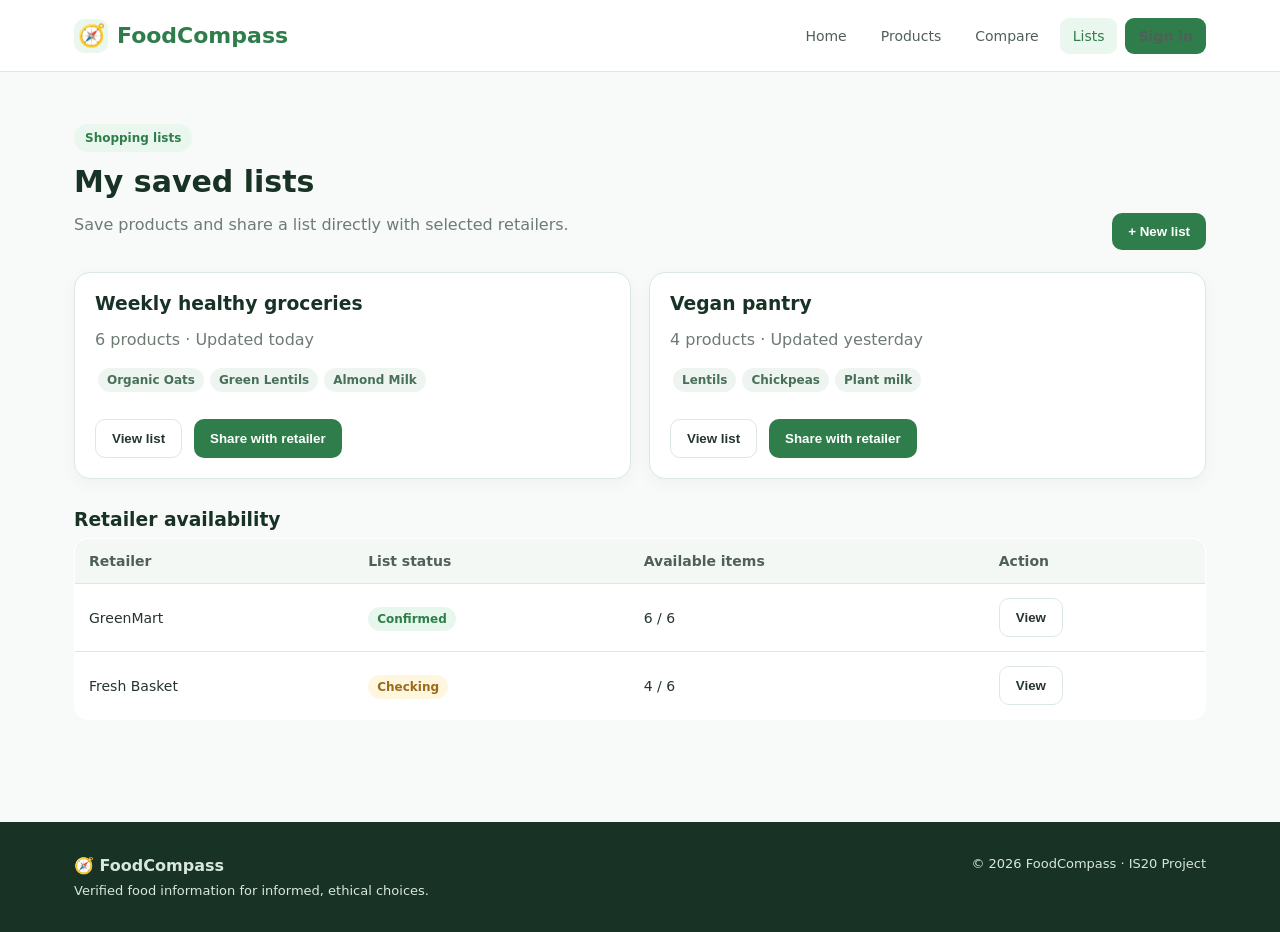
<file: lists.html>
<!doctype html>
<html lang="en"><head><meta charset="utf-8"><meta name="viewport" content="width=device-width,initial-scale=1">
<title>Lists | FoodCompass</title><style>
:root{
  --green:#2f7d4a; --green2:#3fa66a; --mint:#eaf7ef; --dark:#183225;
  --text:#26352d; --muted:#6d7b73; --white:#fff; --border:#dce8df;
  --shadow:0 10px 30px rgba(24,50,37,.08); --danger:#c94b4b; --warning:#b7791f;
}
*{box-sizing:border-box} body{margin:0;font-family:Inter,system-ui,-apple-system,BlinkMacSystemFont,"Segoe UI",sans-serif;background:#f7faf8;color:var(--text)}
a{text-decoration:none;color:inherit}.container{max-width:1180px;margin:auto;padding:0 24px}
.nav{height:72px;background:#fff;border-bottom:1px solid var(--border);display:flex;align-items:center;position:sticky;top:0;z-index:20}
.nav-inner{display:flex;align-items:center;justify-content:space-between;width:100%}
.logo{font-weight:800;font-size:22px;color:var(--green);display:flex;align-items:center;gap:9px}
.logo span{display:grid;place-items:center;width:34px;height:34px;border-radius:10px;background:var(--mint)}
.navlinks{display:flex;gap:8px;align-items:center}.navlinks a{padding:10px 13px;border-radius:9px;font-size:14px;color:#506057}.navlinks a:hover,.navlinks a.active{background:var(--mint);color:var(--green)}
.btn{border:0;border-radius:10px;padding:11px 16px;font-weight:700;cursor:pointer;display:inline-flex;align-items:center;justify-content:center;gap:8px}
.btn-primary{background:var(--green);color:#fff}.btn-secondary{background:#fff;border:1px solid var(--border);color:var(--text)}.btn-danger{background:#fff1f1;color:var(--danger)}
.hero{padding:62px 0;background:linear-gradient(135deg,#f1fbf4,#fff)}
.hero-grid{display:grid;grid-template-columns:1.2fr .8fr;gap:40px;align-items:center}
.badge{display:inline-flex;background:var(--mint);color:var(--green);padding:7px 11px;border-radius:999px;font-weight:700;font-size:12px}
h1{font-size:48px;line-height:1.05;margin:16px 0;color:var(--dark)}h2{font-size:30px;margin:0 0 10px;color:var(--dark)}h3{margin:0 0 8px;color:var(--dark)}
.lead{font-size:18px;line-height:1.7;color:var(--muted);max-width:680px}
.actions{display:flex;gap:12px;margin-top:24px;flex-wrap:wrap}
.hero-card{background:#fff;border:1px solid var(--border);border-radius:22px;padding:24px;box-shadow:var(--shadow)}
.compass{height:280px;border-radius:18px;background:radial-gradient(circle at center,#fff 0 18%,#dff3e6 19% 30%,#b9e3c8 31% 44%,#8dcc9e 45% 60%,#5eaf78 61%);display:grid;place-items:center;color:#fff;text-align:center;font-weight:800;font-size:26px}
.section{padding:52px 0}.section-head{display:flex;justify-content:space-between;align-items:end;gap:20px;margin-bottom:22px}.muted{color:var(--muted)}
.grid{display:grid;gap:18px}.grid-3{grid-template-columns:repeat(3,1fr)}.grid-4{grid-template-columns:repeat(4,1fr)}.grid-2{grid-template-columns:repeat(2,1fr)}
.card{background:#fff;border:1px solid var(--border);border-radius:16px;padding:20px;box-shadow:0 5px 18px rgba(24,50,37,.04)}
.icon{width:44px;height:44px;border-radius:12px;background:var(--mint);display:grid;place-items:center;font-size:20px;margin-bottom:13px}
.kpi{font-size:28px;font-weight:800;color:var(--green)}.tag{display:inline-block;padding:5px 9px;border-radius:999px;background:#eef5f0;color:#47705a;font-size:12px;font-weight:700;margin:3px}
.searchbar{display:flex;gap:10px;background:#fff;padding:12px;border:1px solid var(--border);border-radius:14px;box-shadow:var(--shadow)}
input,select{width:100%;border:1px solid var(--border);border-radius:9px;padding:12px;background:#fff;color:var(--text);outline:none}
.filters{display:flex;gap:10px;flex-wrap:wrap;margin:16px 0}.filters select{width:auto;min-width:150px}
.product-card{overflow:hidden;padding:0}.product-img{height:155px;background:linear-gradient(135deg,#eaf7ef,#d6efe0);display:grid;place-items:center;font-size:56px}.product-body{padding:18px}
.price{font-size:20px;font-weight:800;color:var(--green)}.rating{font-size:13px;color:#9a6b19}
.layout{display:grid;grid-template-columns:240px 1fr;gap:24px}.sidebar{background:#fff;border:1px solid var(--border);border-radius:16px;padding:16px;height:max-content}.sidebar a{display:block;padding:11px;border-radius:9px;color:#607067}.sidebar a:hover,.sidebar a.active{background:var(--mint);color:var(--green);font-weight:700}
.table{width:100%;border-collapse:collapse;background:#fff;border:1px solid var(--border);border-radius:14px;overflow:hidden}.table th,.table td{padding:14px;text-align:left;border-bottom:1px solid var(--border);font-size:14px}.table th{background:#f3f8f4;color:#506057}
.status{padding:5px 9px;border-radius:999px;font-size:12px;font-weight:700}.approved{background:#e8f7ed;color:#2f7d4a}.pending{background:#fff6df;color:#9a6b19}.rejected{background:#fff0f0;color:#b33c3c}
.footer{margin-top:50px;background:#183225;color:#d8e7dd;padding:34px 0}.footer-grid{display:flex;justify-content:space-between;gap:30px}.small{font-size:13px}
.auth{min-height:calc(100vh - 72px);display:grid;place-items:center;padding:40px}.auth-card{width:min(460px,100%);background:#fff;border:1px solid var(--border);border-radius:18px;padding:30px;box-shadow:var(--shadow)}.form-group{margin:14px 0}.form-group label{display:block;font-size:13px;font-weight:700;margin-bottom:7px}
.compare{display:grid;grid-template-columns:repeat(3,1fr);gap:14px}.compare .card{position:relative}.check{color:var(--green);font-weight:800}
.notice{padding:13px 15px;border-radius:10px;background:#eff8f2;border:1px solid #d7ebdd;margin-bottom:16px}
@media(max-width:850px){.hero-grid,.layout{grid-template-columns:1fr}.grid-3,.grid-4,.grid-2,.compare{grid-template-columns:1fr 1fr}.navlinks{display:none}h1{font-size:38px}}
@media(max-width:560px){.grid-3,.grid-4,.grid-2,.compare{grid-template-columns:1fr}.container{padding:0 16px}.section{padding:38px 0}}
</style></head>
<body>
<header class="nav"><div class="container nav-inner">
<a class="logo" href="index.html"><span>🧭</span> FoodCompass</a>
<nav class="navlinks"><a class="" href="index.html">Home</a><a class="" href="products.php">Products</a><a class="" href="compare.html">Compare</a><a class="active" href="lists.html">Lists</a><a href="login.html" class="btn btn-primary">Sign in</a></nav>
</div></header>

<main class="section"><div class="container">
<div class="section-head"><div><span class="badge">Shopping lists</span><h2 style="margin-top:12px">My saved lists</h2><p class="muted">Save products and share a list directly with selected retailers.</p></div><button class="btn btn-primary" onclick="alert('New list created.')">+ New list</button></div>
<div class="grid grid-2">
<div class="card"><h3>Weekly healthy groceries</h3><p class="muted">6 products · Updated today</p><div><span class="tag">Organic Oats</span><span class="tag">Green Lentils</span><span class="tag">Almond Milk</span></div><div class="actions"><button class="btn btn-secondary">View list</button><button class="btn btn-primary" onclick="alert('List shared with retailer.')">Share with retailer</button></div></div>
<div class="card"><h3>Vegan pantry</h3><p class="muted">4 products · Updated yesterday</p><div><span class="tag">Lentils</span><span class="tag">Chickpeas</span><span class="tag">Plant milk</span></div><div class="actions"><button class="btn btn-secondary">View list</button><button class="btn btn-primary">Share with retailer</button></div></div>
</div>
<section style="margin-top:30px"><h3>Retailer availability</h3><table class="table"><tr><th>Retailer</th><th>List status</th><th>Available items</th><th>Action</th></tr>
<tr><td>GreenMart</td><td><span class="status approved">Confirmed</span></td><td>6 / 6</td><td><button class="btn btn-secondary">View</button></td></tr>
<tr><td>Fresh Basket</td><td><span class="status pending">Checking</span></td><td>4 / 6</td><td><button class="btn btn-secondary">View</button></td></tr></table></section>
</div></main>
<footer class="footer"><div class="container footer-grid"><div><strong>🧭 FoodCompass</strong><div class="small" style="margin-top:8px">Verified food information for informed, ethical choices.</div></div><div class="small">© 2026 FoodCompass · IS20 Project</div></div></footer>
<script>
document.querySelectorAll("[data-filter]").forEach(el=>el.addEventListener("input",()=>{
 const q=(document.querySelector("#search")?.value||"").toLowerCase();
 document.querySelectorAll(".product-card").forEach(c=>c.style.display=c.innerText.toLowerCase().includes(q)?"":"none");
}));
</script>
</body></html>
</file>
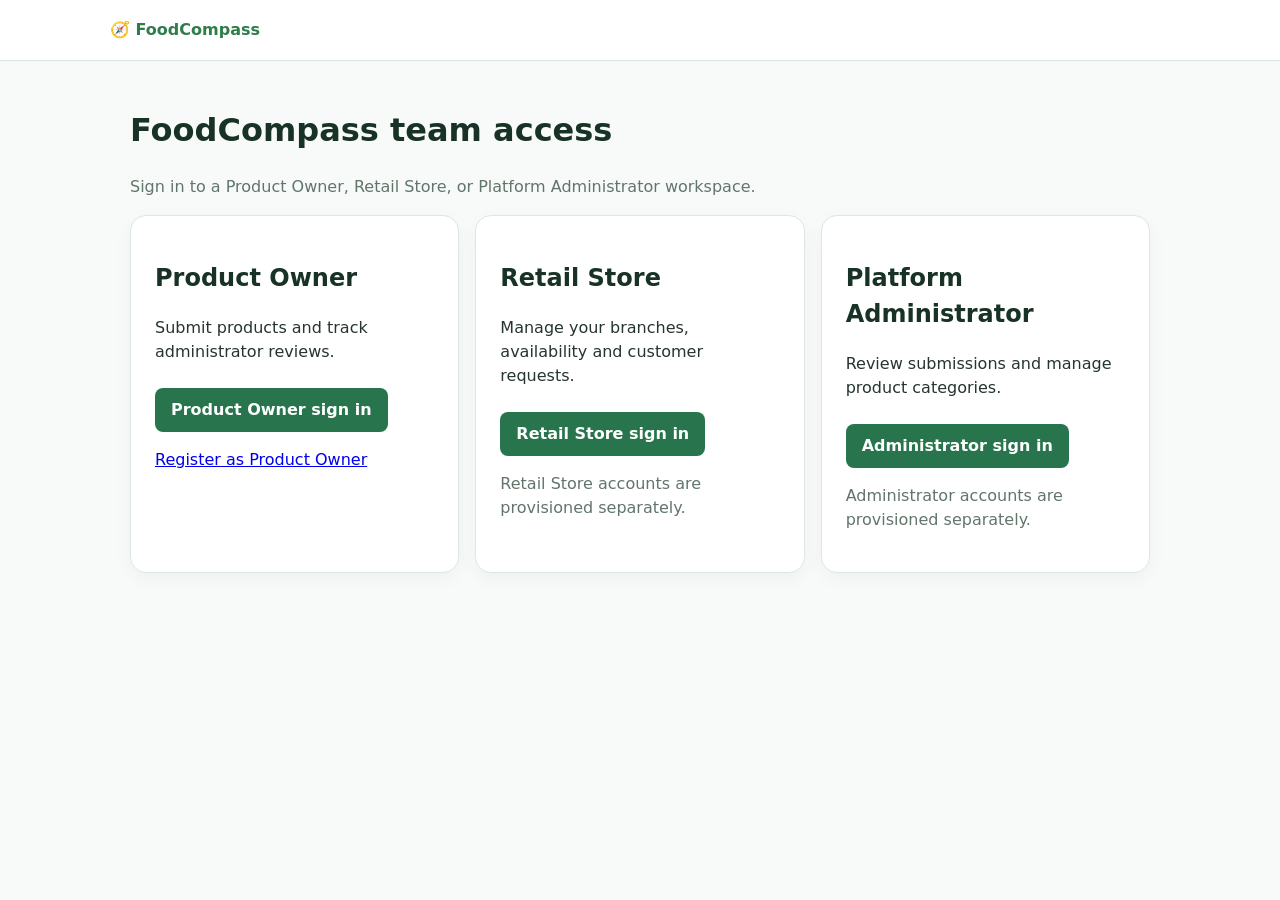
<file: login.html>
<!doctype html><html lang="en"><head><meta charset="utf-8"><meta name="viewport" content="width=device-width,initial-scale=1"><title>Team access | FoodCompass</title>
<style>*{box-sizing:border-box}body{margin:0;background:#f7faf8;color:#26352d;font:16px/1.5 system-ui,Arial,sans-serif}header{background:#fff;border-bottom:1px solid #dce8df;padding:18px max(20px,calc((100vw - 1060px)/2))}header a{color:#2f7d4a;font-weight:700;text-decoration:none}main{max-width:1060px;margin:45px auto;padding:0 20px}h1,h2{color:#183225}.muted{color:#62756b}.grid{display:grid;grid-template-columns:repeat(auto-fit,minmax(225px,1fr));gap:16px}.card{background:#fff;border:1px solid #dce8df;border-radius:16px;padding:24px;box-shadow:0 6px 20px #1832250a}.button{display:inline-block;background:#28754d;color:white;text-decoration:none;border-radius:8px;padding:10px 16px;font-weight:700;margin-top:8px}.secondary{background:#fff;color:#28754d;border:1px solid #28754d}</style></head><body>
<header><a href="index.html">🧭 FoodCompass</a></header><main><h1>FoodCompass team access</h1><p class="muted">Sign in to a Product Owner, Retail Store, or Platform Administrator workspace.</p>
<div class="grid">
<section class="card"><h2>Product Owner</h2><p>Submit products and track administrator reviews.</p><a class="button" href="login-owner.php">Product Owner sign in</a><p><a href="register-owner.php">Register as Product Owner</a></p></section>
<section class="card"><h2>Retail Store</h2><p>Manage your branches, availability and customer requests.</p><a class="button" href="retailer-login.php">Retail Store sign in</a><p class="muted">Retail Store accounts are provisioned separately.</p></section>
<section class="card"><h2>Platform Administrator</h2><p>Review submissions and manage product categories.</p><a class="button" href="admin-login.php">Administrator sign in</a><p class="muted">Administrator accounts are provisioned separately.</p></section>
</div></main></body></html>
</file>
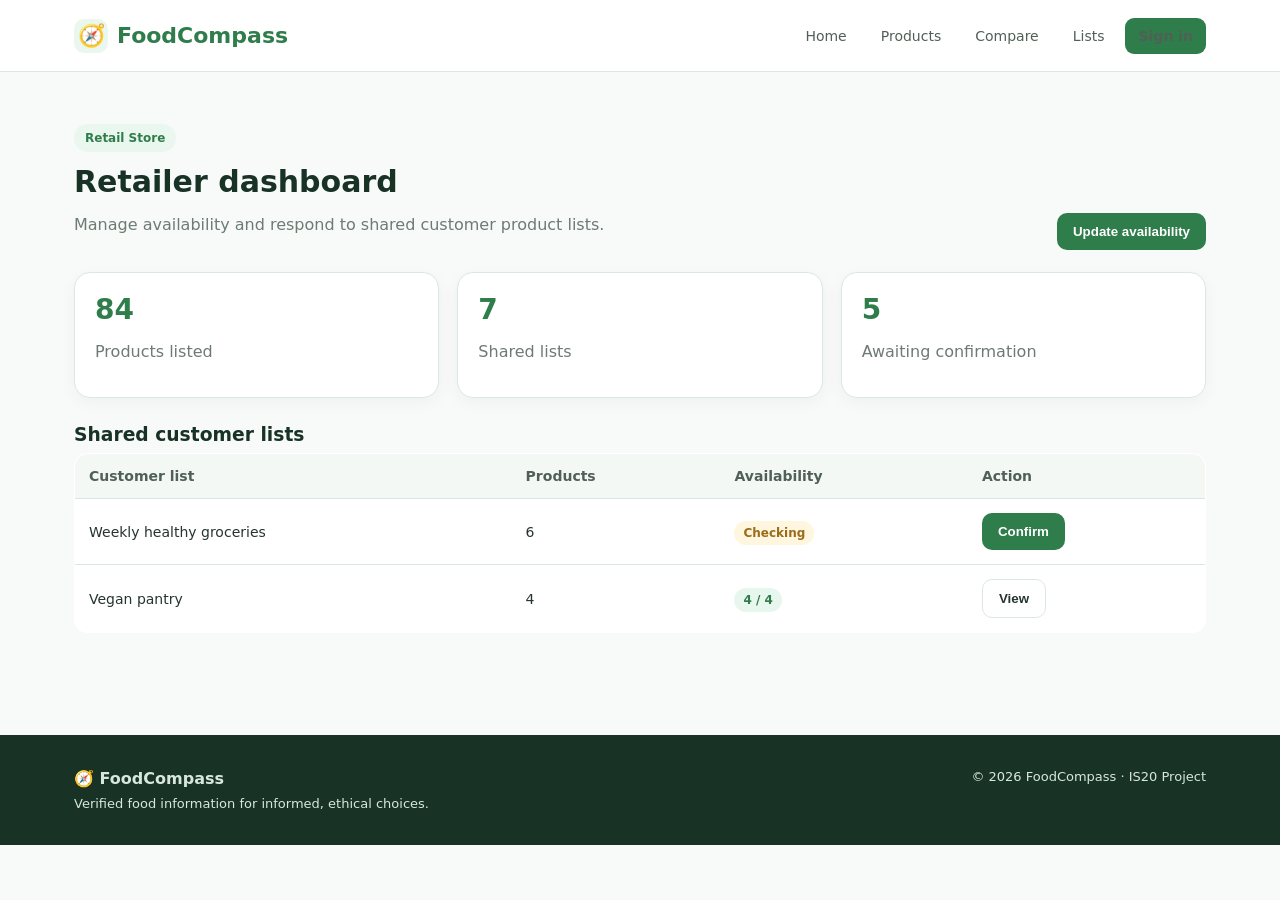
<file: retailer.html>
<!doctype html>
<html lang="en"><head><meta charset="utf-8"><meta name="viewport" content="width=device-width,initial-scale=1">
<title>Retailer Dashboard | FoodCompass</title><style>
:root{
  --green:#2f7d4a; --green2:#3fa66a; --mint:#eaf7ef; --dark:#183225;
  --text:#26352d; --muted:#6d7b73; --white:#fff; --border:#dce8df;
  --shadow:0 10px 30px rgba(24,50,37,.08); --danger:#c94b4b; --warning:#b7791f;
}
*{box-sizing:border-box} body{margin:0;font-family:Inter,system-ui,-apple-system,BlinkMacSystemFont,"Segoe UI",sans-serif;background:#f7faf8;color:var(--text)}
a{text-decoration:none;color:inherit}.container{max-width:1180px;margin:auto;padding:0 24px}
.nav{height:72px;background:#fff;border-bottom:1px solid var(--border);display:flex;align-items:center;position:sticky;top:0;z-index:20}
.nav-inner{display:flex;align-items:center;justify-content:space-between;width:100%}
.logo{font-weight:800;font-size:22px;color:var(--green);display:flex;align-items:center;gap:9px}
.logo span{display:grid;place-items:center;width:34px;height:34px;border-radius:10px;background:var(--mint)}
.navlinks{display:flex;gap:8px;align-items:center}.navlinks a{padding:10px 13px;border-radius:9px;font-size:14px;color:#506057}.navlinks a:hover,.navlinks a.active{background:var(--mint);color:var(--green)}
.btn{border:0;border-radius:10px;padding:11px 16px;font-weight:700;cursor:pointer;display:inline-flex;align-items:center;justify-content:center;gap:8px}
.btn-primary{background:var(--green);color:#fff}.btn-secondary{background:#fff;border:1px solid var(--border);color:var(--text)}.btn-danger{background:#fff1f1;color:var(--danger)}
.hero{padding:62px 0;background:linear-gradient(135deg,#f1fbf4,#fff)}
.hero-grid{display:grid;grid-template-columns:1.2fr .8fr;gap:40px;align-items:center}
.badge{display:inline-flex;background:var(--mint);color:var(--green);padding:7px 11px;border-radius:999px;font-weight:700;font-size:12px}
h1{font-size:48px;line-height:1.05;margin:16px 0;color:var(--dark)}h2{font-size:30px;margin:0 0 10px;color:var(--dark)}h3{margin:0 0 8px;color:var(--dark)}
.lead{font-size:18px;line-height:1.7;color:var(--muted);max-width:680px}
.actions{display:flex;gap:12px;margin-top:24px;flex-wrap:wrap}
.hero-card{background:#fff;border:1px solid var(--border);border-radius:22px;padding:24px;box-shadow:var(--shadow)}
.compass{height:280px;border-radius:18px;background:radial-gradient(circle at center,#fff 0 18%,#dff3e6 19% 30%,#b9e3c8 31% 44%,#8dcc9e 45% 60%,#5eaf78 61%);display:grid;place-items:center;color:#fff;text-align:center;font-weight:800;font-size:26px}
.section{padding:52px 0}.section-head{display:flex;justify-content:space-between;align-items:end;gap:20px;margin-bottom:22px}.muted{color:var(--muted)}
.grid{display:grid;gap:18px}.grid-3{grid-template-columns:repeat(3,1fr)}.grid-4{grid-template-columns:repeat(4,1fr)}.grid-2{grid-template-columns:repeat(2,1fr)}
.card{background:#fff;border:1px solid var(--border);border-radius:16px;padding:20px;box-shadow:0 5px 18px rgba(24,50,37,.04)}
.icon{width:44px;height:44px;border-radius:12px;background:var(--mint);display:grid;place-items:center;font-size:20px;margin-bottom:13px}
.kpi{font-size:28px;font-weight:800;color:var(--green)}.tag{display:inline-block;padding:5px 9px;border-radius:999px;background:#eef5f0;color:#47705a;font-size:12px;font-weight:700;margin:3px}
.searchbar{display:flex;gap:10px;background:#fff;padding:12px;border:1px solid var(--border);border-radius:14px;box-shadow:var(--shadow)}
input,select{width:100%;border:1px solid var(--border);border-radius:9px;padding:12px;background:#fff;color:var(--text);outline:none}
.filters{display:flex;gap:10px;flex-wrap:wrap;margin:16px 0}.filters select{width:auto;min-width:150px}
.product-card{overflow:hidden;padding:0}.product-img{height:155px;background:linear-gradient(135deg,#eaf7ef,#d6efe0);display:grid;place-items:center;font-size:56px}.product-body{padding:18px}
.price{font-size:20px;font-weight:800;color:var(--green)}.rating{font-size:13px;color:#9a6b19}
.layout{display:grid;grid-template-columns:240px 1fr;gap:24px}.sidebar{background:#fff;border:1px solid var(--border);border-radius:16px;padding:16px;height:max-content}.sidebar a{display:block;padding:11px;border-radius:9px;color:#607067}.sidebar a:hover,.sidebar a.active{background:var(--mint);color:var(--green);font-weight:700}
.table{width:100%;border-collapse:collapse;background:#fff;border:1px solid var(--border);border-radius:14px;overflow:hidden}.table th,.table td{padding:14px;text-align:left;border-bottom:1px solid var(--border);font-size:14px}.table th{background:#f3f8f4;color:#506057}
.status{padding:5px 9px;border-radius:999px;font-size:12px;font-weight:700}.approved{background:#e8f7ed;color:#2f7d4a}.pending{background:#fff6df;color:#9a6b19}.rejected{background:#fff0f0;color:#b33c3c}
.footer{margin-top:50px;background:#183225;color:#d8e7dd;padding:34px 0}.footer-grid{display:flex;justify-content:space-between;gap:30px}.small{font-size:13px}
.auth{min-height:calc(100vh - 72px);display:grid;place-items:center;padding:40px}.auth-card{width:min(460px,100%);background:#fff;border:1px solid var(--border);border-radius:18px;padding:30px;box-shadow:var(--shadow)}.form-group{margin:14px 0}.form-group label{display:block;font-size:13px;font-weight:700;margin-bottom:7px}
.compare{display:grid;grid-template-columns:repeat(3,1fr);gap:14px}.compare .card{position:relative}.check{color:var(--green);font-weight:800}
.notice{padding:13px 15px;border-radius:10px;background:#eff8f2;border:1px solid #d7ebdd;margin-bottom:16px}
@media(max-width:850px){.hero-grid,.layout{grid-template-columns:1fr}.grid-3,.grid-4,.grid-2,.compare{grid-template-columns:1fr 1fr}.navlinks{display:none}h1{font-size:38px}}
@media(max-width:560px){.grid-3,.grid-4,.grid-2,.compare{grid-template-columns:1fr}.container{padding:0 16px}.section{padding:38px 0}}
</style></head>
<body>
<header class="nav"><div class="container nav-inner">
<a class="logo" href="index.html"><span>🧭</span> FoodCompass</a>
<nav class="navlinks"><a class="" href="index.html">Home</a><a class="" href="products.php">Products</a><a class="" href="compare.html">Compare</a><a class="" href="lists.html">Lists</a><a href="login.html" class="btn btn-primary">Sign in</a></nav>
</div></header>

<main class="section"><div class="container">
<div class="section-head"><div><span class="badge">Retail Store</span><h2 style="margin-top:12px">Retailer dashboard</h2><p class="muted">Manage availability and respond to shared customer product lists.</p></div><button class="btn btn-primary">Update availability</button></div>
<div class="grid grid-3"><div class="card"><div class="kpi">84</div><p class="muted">Products listed</p></div><div class="card"><div class="kpi">7</div><p class="muted">Shared lists</p></div><div class="card"><div class="kpi">5</div><p class="muted">Awaiting confirmation</p></div></div>
<section style="margin-top:26px"><h3>Shared customer lists</h3><table class="table"><tr><th>Customer list</th><th>Products</th><th>Availability</th><th>Action</th></tr>
<tr><td>Weekly healthy groceries</td><td>6</td><td><span class="status pending">Checking</span></td><td><button class="btn btn-primary">Confirm</button></td></tr>
<tr><td>Vegan pantry</td><td>4</td><td><span class="status approved">4 / 4</span></td><td><button class="btn btn-secondary">View</button></td></tr></table></section>
</div></main>
<footer class="footer"><div class="container footer-grid"><div><strong>🧭 FoodCompass</strong><div class="small" style="margin-top:8px">Verified food information for informed, ethical choices.</div></div><div class="small">© 2026 FoodCompass · IS20 Project</div></div></footer>
<script>
document.querySelectorAll("[data-filter]").forEach(el=>el.addEventListener("input",()=>{
 const q=(document.querySelector("#search")?.value||"").toLowerCase();
 document.querySelectorAll(".product-card").forEach(c=>c.style.display=c.innerText.toLowerCase().includes(q)?"":"none");
}));
</script>
</body></html>
</file>
<file: assets/customer-nav.css>
/* Navigation shared by customer account, lists, preferences and branch discovery. */
body > header:not(.nav) {
  display: flex;
  align-items: center;
  flex-wrap: wrap;
  gap: 10px;
}
body > header:not(.nav) a {
  display: inline-flex;
  align-items: center;
  padding: 9px 14px;
  margin: 0;
  border-radius: 9px;
  background: #eaf7ef;
  color: #28754d;
  text-decoration: none;
  font-weight: 700;
  white-space: nowrap;
}
body > header:not(.nav) a:first-child {
  margin-right: auto;
  padding-left: 0;
  background: transparent;
  font-size: 20px;
}
body > header:not(.nav) a[aria-current="page"] {
  background: #28754d;
  color: #fff;
}
body > header:not(.nav) a:focus-visible {
  outline: 2px solid #183225;
  outline-offset: 2px;
}
@media (max-width: 650px) {
  body > header:not(.nav) a:first-child { width: 100%; }
  body > header:not(.nav) a { white-space: normal; }
}
</file>
